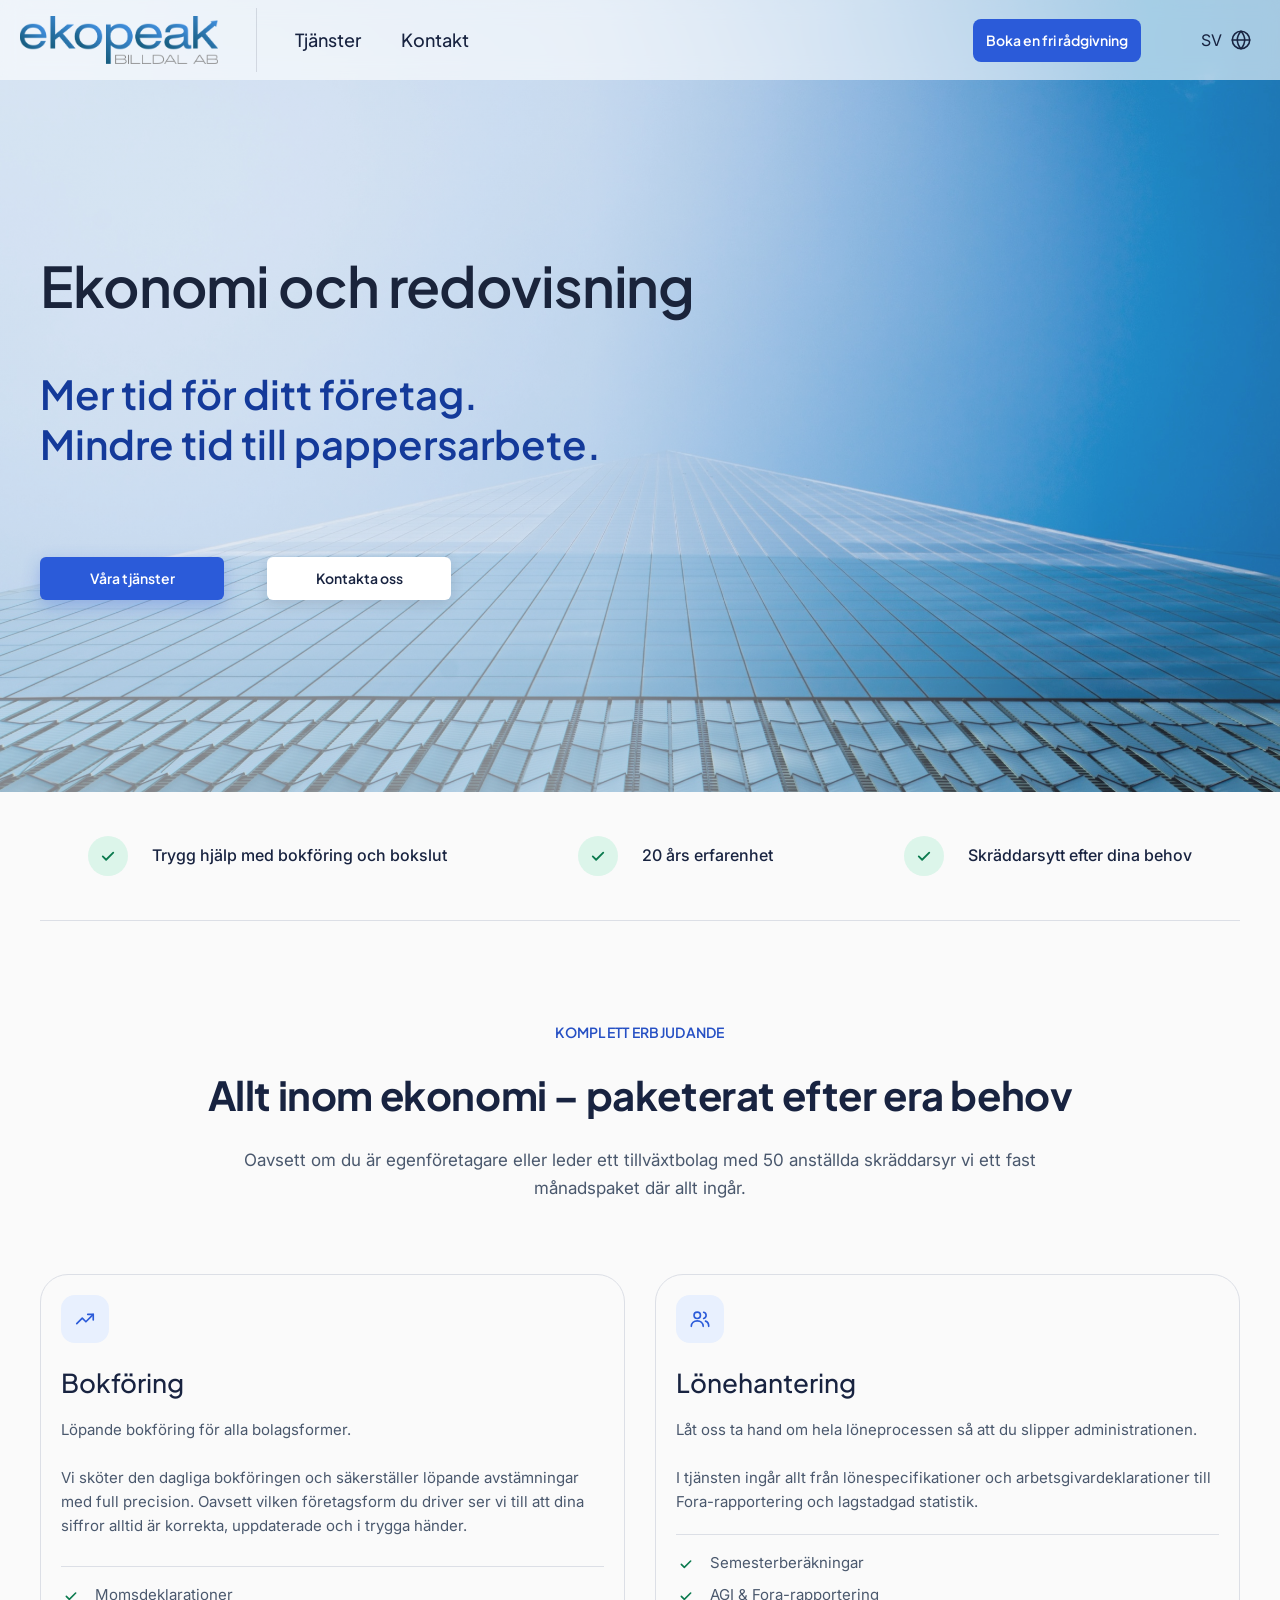
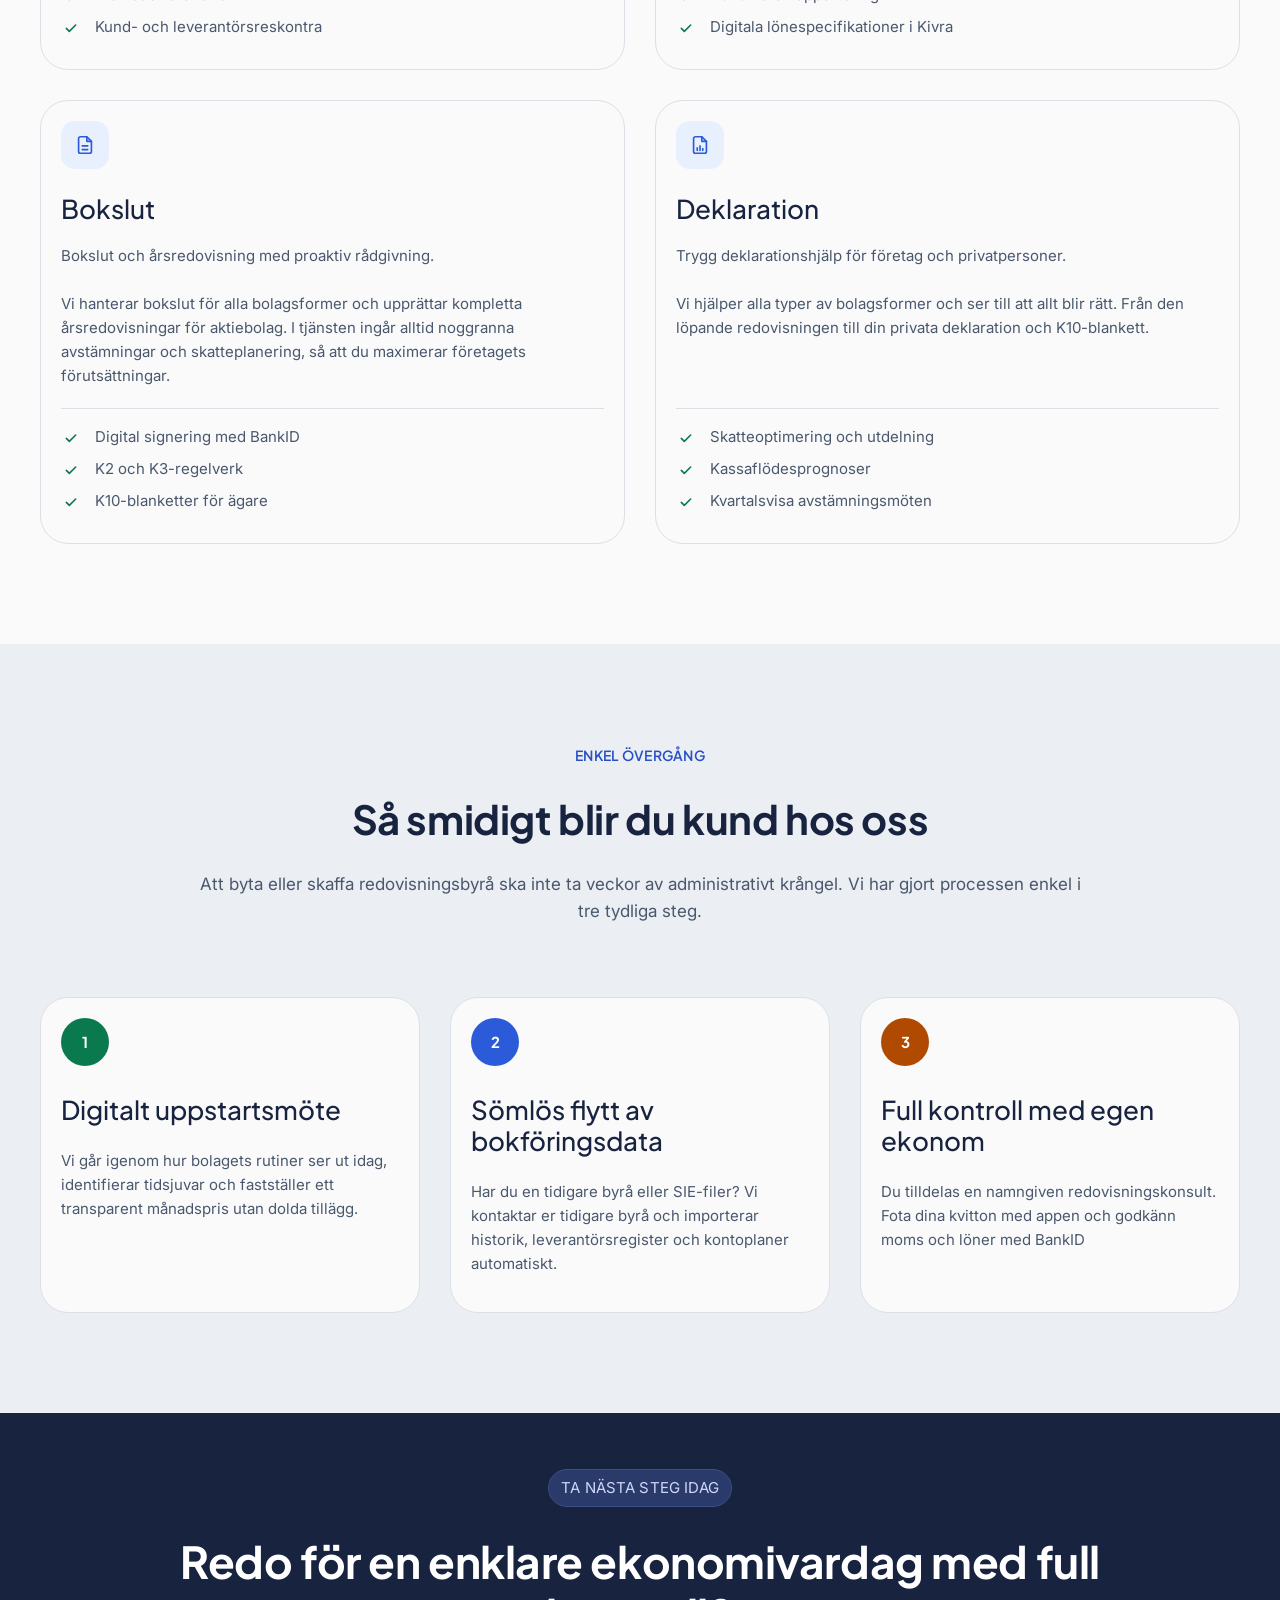
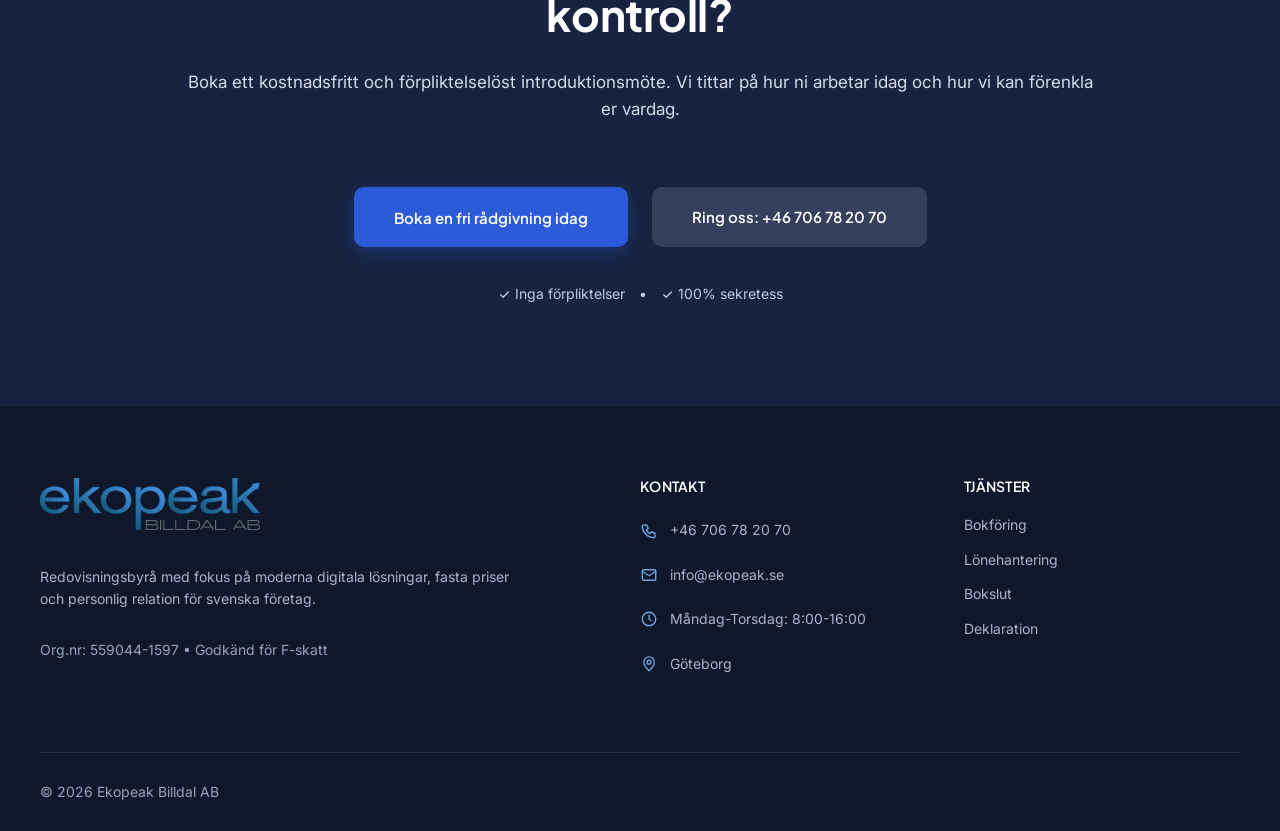
<file: index.html>
<!DOCTYPE html>
<html lang="sv">
<head>
  <meta charset="UTF-8">
  <meta name="viewport" content="width=device-width, initial-scale=1.0">
  <title>Ekopeak – Ekonomi och redovisning</title>
  <meta name="description" content="Redovisningsbyrå med fokus på moderna digitala lösningar, fasta priser och personlig relation för svenska företag.">
  <link rel="preconnect" href="https://fonts.googleapis.com">
  <link rel="preconnect" href="https://fonts.gstatic.com" crossorigin>
  <link href="https://fonts.googleapis.com/css2?family=Inter:wght@400;500;600&family=Plus+Jakarta+Sans:wght@500;600;700&display=swap" rel="stylesheet">
  <link rel="stylesheet" href="css/style.css">
</head>
<body>
  <a class="skip-link" href="#main" data-i18n="skip">Hoppa till innehållet</a>
  <div class="sr-only" id="live-region" role="status" aria-live="polite" aria-atomic="true"></div>

  <!-- Header -->
  <header class="site-header" id="top">
    <div class="site-header__bar">
      <a href="#top" class="site-header__logo" aria-label="Ekopeak Billdal AB">
        <img src="images/logotyp_faerg.png" alt="Ekopeak Billdal AB" width="1039" height="248">
      </a>
      <span class="site-header__divider" aria-hidden="true"></span>
      <nav class="site-header__nav" aria-label="Huvudmeny" data-i18n-aria-label="nav_label">
        <a href="#tjanster" data-i18n="nav_services">Tjänster</a>
        <a href="#kontakt" data-i18n="nav_contact">Kontakt</a>
      </nav>
      <div class="site-header__right">
        <button type="button" class="btn btn--primary btn--header" data-open-booking aria-haspopup="dialog" data-i18n="book_cta">Boka en fri rådgivning</button>
        <button type="button" class="lang" id="lang-toggle" aria-label="SV, byt språk till engelska" data-i18n-aria-label="lang_label">
          <span id="lang-label" aria-hidden="true">SV</span>
          <svg viewBox="0 0 24 24" aria-hidden="true"><circle cx="12" cy="12" r="9.5"/><path d="M2.5 12h19"/><path d="M12 2.5c2.6 2.8 4 6 4 9.5s-1.4 6.7-4 9.5c-2.6-2.8-4-6-4-9.5s1.4-6.7 4-9.5z"/></svg>
        </button>
        <button type="button" class="nav-toggle" id="nav-toggle" aria-label="Meny" aria-expanded="false" aria-controls="mobile-menu" data-i18n-aria-label="menu_label">
          <span></span><span></span><span></span>
        </button>
      </div>
    </div>
    <nav class="mobile-menu" id="mobile-menu" aria-label="Huvudmeny" data-i18n-aria-label="nav_label">
      <a href="#tjanster" data-i18n="nav_services">Tjänster</a>
      <a href="#kontakt" data-i18n="nav_contact">Kontakt</a>
      <button type="button" class="btn btn--primary btn--menu" data-open-booking aria-haspopup="dialog" data-i18n="book_cta">Boka en fri rådgivning</button>
    </nav>
  </header>

  <!-- Hero -->
  <section class="hero">
    <img class="hero__bg" src="images/hero.jpg" alt="">
    <div class="hero__overlay"></div>
    <div class="container hero__content">
      <div class="hero__text" tabindex="0">
        <h1 data-i18n="hero_h1">Ekonomi och redovisning</h1>
      <p class="hero__tagline" data-i18n="hero_tag">Mer tid för ditt företag.<br>Mindre tid till pappersarbete.</p>
      </div>
      <div class="hero__actions">
        <a href="#tjanster" class="btn btn--primary" data-i18n="hero_btn1">Våra tjänster</a>
        <a href="#kontakt" class="btn btn--white" data-i18n="hero_btn2">Kontakta oss</a>
      </div>
    </div>
  </section>

  <main id="main" tabindex="-1">
    <!-- Förtroendefält -->
    <section class="trust">
      <div class="container">
        <ul role="list" class="trust__list">
          <li tabindex="0"><span class="check-circle"><svg viewBox="0 0 24 24"><path d="M5 12.5l4.5 4.5L19 7.5"/></svg></span><span data-i18n="trust1">Trygg hjälp med bokföring och bokslut</span></li>
          <li tabindex="0"><span class="check-circle"><svg viewBox="0 0 24 24"><path d="M5 12.5l4.5 4.5L19 7.5"/></svg></span><span data-i18n="trust2">20 års erfarenhet</span></li>
          <li tabindex="0"><span class="check-circle"><svg viewBox="0 0 24 24"><path d="M5 12.5l4.5 4.5L19 7.5"/></svg></span><span data-i18n="trust3">Skräddarsytt efter dina behov</span></li>
        </ul>
      </div>
    </section>

    <!-- Tjänster -->
    <section class="section" id="tjanster">
      <div class="container">
        <div class="section__head">
          <p class="eyebrow" data-i18n="svc_eyebrow">Komplett erbjudande</p>
          <h2 tabindex="0" data-i18n="svc_h2">Allt inom ekonomi – paketerat efter era behov</h2>
          <p class="lead" tabindex="0" data-i18n="svc_lead">Oavsett om du är egenföretagare eller leder ett tillväxtbolag med 50 anställda skräddarsyr vi ett fast månadspaket där allt ingår.</p>
        </div>

        <div class="services">
          <article class="card service" tabindex="0" aria-labelledby="svc1-title">
            <div class="service__icon">
              <svg viewBox="0 0 24 24"><path d="M3 17l6-6 4 4 8-8"/><path d="M15 7h6v6"/></svg>
            </div>
            <h3 id="svc1-title" data-i18n="s1_h">Bokföring</h3>
            <p class="service__short" data-i18n="s1_short">Löpande bokföring för alla bolagsformer.</p>
            <p data-i18n="s1_p">Vi sköter den dagliga bokföringen och säkerställer löpande avstämningar med full precision. Oavsett vilken företagsform du driver ser vi till att dina siffror alltid är korrekta, uppdaterade och i trygga händer.</p>
            <ul role="list" class="checklist">
              <li data-i18n="s1_l1">Momsdeklarationer</li>
              <li data-i18n="s1_l2">Kund- och leverantörsreskontra</li>
            </ul>
          </article>

          <article class="card service" tabindex="0" aria-labelledby="svc2-title">
            <div class="service__icon">
              <svg viewBox="0 0 24 24"><circle cx="9" cy="8" r="3.5"/><path d="M2.5 20c0-3.6 2.9-6 6.5-6s6.5 2.4 6.5 6"/><path d="M16 4.6a3.5 3.5 0 010 6.8"/><path d="M18 14.3c2.2.7 3.5 2.6 3.5 5.7"/></svg>
            </div>
            <h3 id="svc2-title" data-i18n="s2_h">Lönehantering</h3>
            <p class="service__short" data-i18n="s2_short">Låt oss ta hand om hela löneprocessen så att du slipper administrationen.</p>
            <p data-i18n="s2_p">I tjänsten ingår allt från lönespecifikationer och arbetsgivardeklarationer till Fora-rapportering och lagstadgad statistik.</p>
            <ul role="list" class="checklist">
              <li data-i18n="s2_l1">Semesterberäkningar</li>
              <li data-i18n="s2_l2">AGI &amp; Fora-rapportering</li>
              <li data-i18n="s2_l3">Digitala lönespecifikationer i Kivra</li>
            </ul>
          </article>

          <article class="card service" tabindex="0" aria-labelledby="svc3-title">
            <div class="service__icon">
              <svg viewBox="0 0 24 24"><path d="M14 3H7a2 2 0 00-2 2v14a2 2 0 002 2h10a2 2 0 002-2V8z"/><path d="M14 3v5h5"/><path d="M9 13h6M9 17h6"/></svg>
            </div>
            <h3 id="svc3-title" data-i18n="s3_h">Bokslut</h3>
            <p class="service__short" data-i18n="s3_short">Bokslut och årsredovisning med proaktiv rådgivning.</p>
            <p data-i18n="s3_p">Vi hanterar bokslut för alla bolagsformer och upprättar kompletta årsredovisningar för aktiebolag. I tjänsten ingår alltid noggranna avstämningar och skatteplanering, så att du maximerar företagets förutsättningar.</p>
            <ul role="list" class="checklist">
              <li data-i18n="s3_l1">Digital signering med BankID</li>
              <li data-i18n="s3_l2">K2 och K3-regelverk</li>
              <li data-i18n="s3_l3">K10-blanketter för ägare</li>
            </ul>
          </article>

          <article class="card service" tabindex="0" aria-labelledby="svc4-title">
            <div class="service__icon">
              <svg viewBox="0 0 24 24"><path d="M14 3H7a2 2 0 00-2 2v14a2 2 0 002 2h10a2 2 0 002-2V8z"/><path d="M14 3v5h5"/><path d="M9 18v-3M12 18v-5M15 18v-2"/></svg>
            </div>
            <h3 id="svc4-title" data-i18n="s4_h">Deklaration</h3>
            <p class="service__short" data-i18n="s4_short">Trygg deklarationshjälp för företag och privatpersoner.</p>
            <p data-i18n="s4_p">Vi hjälper alla typer av bolagsformer och ser till att allt blir rätt. Från den löpande redovisningen till din privata deklaration och K10-blankett.</p>
            <ul role="list" class="checklist">
              <li data-i18n="s4_l1">Skatteoptimering och utdelning</li>
              <li data-i18n="s4_l2">Kassaflödesprognoser</li>
              <li data-i18n="s4_l3">Kvartalsvisa avstämningsmöten</li>
            </ul>
          </article>
        </div>
      </div>
    </section>

    <!-- Så blir du kund -->
    <section class="section section--tinted">
      <div class="container">
        <div class="section__head">
          <p class="eyebrow" data-i18n="st_eyebrow">Enkel övergång</p>
          <h2 tabindex="0" data-i18n="st_h2">Så smidigt blir du kund hos oss</h2>
          <p class="lead" tabindex="0" data-i18n="st_lead">Att byta eller skaffa redovisningsbyrå ska inte ta veckor av administrativt krångel. Vi har gjort processen enkel i tre tydliga steg.</p>
        </div>

        <div class="steps">
          <article class="card step" tabindex="0" aria-labelledby="step1-title">
            <span class="step__num step__num--green">1</span>
            <h3 id="step1-title" data-i18n="st1_h">Digitalt uppstartsmöte</h3>
            <p data-i18n="st1_p">Vi går igenom hur bolagets rutiner ser ut idag, identifierar tidsjuvar och fastställer ett transparent månadspris utan dolda tillägg.</p>
          </article>
          <article class="card step" tabindex="0" aria-labelledby="step2-title">
            <span class="step__num step__num--blue">2</span>
            <h3 id="step2-title" data-i18n="st2_h">Sömlös flytt av bokföringsdata</h3>
            <p data-i18n="st2_p">Har du en tidigare byrå eller SIE-filer? Vi kontaktar er tidigare byrå och importerar historik, leverantörsregister och kontoplaner automatiskt.</p>
          </article>
          <article class="card step" tabindex="0" aria-labelledby="step3-title">
            <span class="step__num step__num--orange">3</span>
            <h3 id="step3-title" data-i18n="st3_h">Full kontroll med egen ekonom</h3>
            <p data-i18n="st3_p">Du tilldelas en namngiven redovisningskonsult. Fota dina kvitton med appen och godkänn moms och löner med BankID</p>
          </article>
        </div>
      </div>
    </section>

    <!-- CTA -->
    <section class="cta" id="kontakt">
      <div class="container cta__inner">
        <span class="pill" data-i18n="cta_pill">Ta nästa steg idag</span>
        <h2 tabindex="0" data-i18n="cta_h2">Redo för en enklare ekonomivardag med full kontroll?</h2>
        <p tabindex="0" data-i18n="cta_p">Boka ett kostnadsfritt och förpliktelselöst introduktionsmöte. Vi tittar på hur ni arbetar idag och hur vi kan förenkla er vardag.</p>
        <div class="cta__actions">
          <button type="button" class="btn btn--primary btn--lg" data-open-booking aria-haspopup="dialog" data-i18n="cta_btn1">Boka en fri rådgivning idag</button>
          <a href="tel:+46706782070" class="btn btn--slate btn--lg" data-i18n="cta_btn2">Ring oss: +46 706 78 20 70</a>
        </div>
        <ul role="list" class="cta__assurances" tabindex="0">
          <li><svg viewBox="0 0 24 24"><path d="M5 12.5l4.5 4.5L19 7.5"/></svg><span data-i18n="cta_a1">Inga förpliktelser</span></li>
          <li class="dot" aria-hidden="true">•</li>
          <li><svg viewBox="0 0 24 24"><path d="M5 12.5l4.5 4.5L19 7.5"/></svg><span data-i18n="cta_a2">100% sekretess</span></li>
        </ul>
      </div>
    </section>
  </main>

  <!-- Footer -->
  <footer class="footer">
    <div class="container footer__grid">
      <div class="footer__brand">
        <a href="#" class="logo" tabindex="-1" aria-label="Ekopeak Billdal AB">
          <img src="images/logotyp_faerg.png" alt="Ekopeak Billdal AB" width="1039" height="248">
        </a>
        <div class="footer__text" tabindex="0">
        <p data-i18n="f_desc">Redovisningsbyrå med fokus på moderna digitala lösningar, fasta priser och personlig relation för svenska företag.</p>
        <p class="footer__meta" data-i18n="f_meta">Org.nr: 559044-1597 • Godkänd för F-skatt</p>
        </div>
      </div>
      <div class="footer__col">
        <h2 class="footer__title" tabindex="0" data-i18n="nav_contact">Kontakt</h2>
        <ul role="list" class="contact-list">
          <li>
            <svg viewBox="0 0 24 24" aria-hidden="true"><path d="M5 4h4l2 5-2.5 1.5a11 11 0 005 5L15 13l5 2v4a2 2 0 01-2 2A16 16 0 013 6a2 2 0 012-2z"/></svg>
            <a href="tel:+46706782070">+46 706 78 20 70</a>
          </li>
          <li>
            <svg viewBox="0 0 24 24" aria-hidden="true"><rect x="3" y="5" width="18" height="14" rx="2"/><path d="M3 7l9 6 9-6"/></svg>
            <a href="mailto:info@ekopeak.se">info@ekopeak.se</a>
          </li>
          <li tabindex="0">
            <svg viewBox="0 0 24 24" aria-hidden="true"><circle cx="12" cy="12" r="9"/><path d="M12 7v5l3 2"/></svg>
            <span data-i18n="f_hours">Måndag-Torsdag: 8:00-16:00</span>
          </li>
          <li tabindex="0">
            <svg viewBox="0 0 24 24" aria-hidden="true"><path d="M12 21s-7-6.2-7-11.5a7 7 0 0114 0C19 14.8 12 21 12 21z"/><circle cx="12" cy="9.5" r="2.5"/></svg>
            <span data-i18n="f_city">Göteborg</span>
          </li>
        </ul>
      </div>
      <div class="footer__col">
        <h2 class="footer__title" tabindex="0" data-i18n="nav_services">Tjänster</h2>
        <ul role="list">
          <li><a href="#tjanster" data-i18n="s1_h">Bokföring</a></li>
          <li><a href="#tjanster" data-i18n="s2_h">Lönehantering</a></li>
          <li><a href="#tjanster" data-i18n="s3_h">Bokslut</a></li>
          <li><a href="#tjanster" data-i18n="s4_h">Deklaration</a></li>
        </ul>
      </div>
    </div>
    <div class="container footer__bottom">
      <p>© 2026 Ekopeak Billdal AB</p>
    </div>
  </footer>

  <!-- Bokningsformulär -->
  <dialog class="modal" id="booking-modal" aria-labelledby="booking-title" aria-describedby="booking-lead">
    <button type="button" class="modal__close" data-close-booking aria-label="Stäng" data-i18n-aria-label="m_close">
      <svg viewBox="0 0 24 24" aria-hidden="true"><path d="M6 6l12 12M18 6L6 18"/></svg>
    </button>
    <p class="eyebrow eyebrow--modal" data-i18n="m_eyebrow">Kostnadsfritt möte</p>
    <h2 id="booking-title" data-i18n="book_cta">Boka en fri rådgivning</h2>
    <p class="modal__lead" id="booking-lead" data-i18n="m_lead">Fyll i dina uppgifter så kontaktar vi dig så fort vi kan för att boka en tid som passar.</p>

    <form class="form" id="booking-form" novalidate aria-describedby="form-required-note">
      <p class="form__required" id="form-required-note" data-i18n="m_required">Fält markerade med * är obligatoriska.</p>
      <div class="form__summary" id="form-summary" role="alert" tabindex="-1" hidden></div>
      <input type="checkbox" name="botcheck" class="visually-hidden" tabindex="-1" autocomplete="off" aria-hidden="true">
      <div class="field">
        <label for="f-name" data-i18n="m_name">Ditt namn *</label>
        <input id="f-name" name="name" type="text" placeholder="t.ex. Anna Andersson" data-i18n-placeholder="m_ph_name" autocomplete="name" aria-required="true" aria-describedby="f-name-err" required>
        <p class="field__error" id="f-name-err" data-error-key="m_err_name" hidden></p>
      </div>
      <div class="field-row">
        <div class="field">
          <label for="f-company" data-i18n="m_company">Företagsnamn *</label>
          <input id="f-company" name="company" type="text" placeholder="Företaget AB" data-i18n-placeholder="m_ph_company" autocomplete="organization" aria-required="true" aria-describedby="f-company-err" required>
        <p class="field__error" id="f-company-err" data-error-key="m_err_company" hidden></p>
        </div>
        <div class="field">
          <label for="f-phone" data-i18n="m_phone">Telefonnummer *</label>
          <input id="f-phone" name="phone" type="tel" placeholder="070-123 45 67" autocomplete="tel" aria-required="true" aria-describedby="f-phone-err" required>
        <p class="field__error" id="f-phone-err" data-error-key="m_err_phone" hidden></p>
        </div>
      </div>
      <div class="field">
        <label for="f-email" data-i18n="m_email">E-postadress *</label>
        <input id="f-email" name="email" type="email" placeholder="anna@foretaget.se" data-i18n-placeholder="m_ph_email" autocomplete="email" aria-required="true" aria-describedby="f-email-err" required>
        <p class="field__error" id="f-email-err" data-error-key="m_err_email" hidden></p>
      </div>
      <div class="field">
        <label for="f-message" data-i18n="m_message">Ditt meddelande *</label>
        <textarea id="f-message" name="message" rows="4" placeholder="Berätta kort varför du kontaktar oss och vad du vill ha hjälp med" data-i18n-placeholder="m_ph_message" aria-required="true" aria-describedby="f-message-err" required></textarea>
        <p class="field__error" id="f-message-err" data-error-key="m_err_message" hidden></p>
      </div>
      <button type="submit" class="btn btn--primary btn--submit" data-i18n="m_submit">Skicka bokningsförfrågan</button>
      <p class="form__status" id="form-status" role="alert" tabindex="-1" hidden></p>
      <p class="form__note" data-i18n="m_note">Vi behandlar dina uppgifter enligt GDPR. Inga dolda förpliktelser.</p>
    </form>

    <div class="success" id="booking-success" role="status" hidden>
      <div class="success__icon"><svg viewBox="0 0 24 24" aria-hidden="true"><path d="M5 12.5l4.5 4.5L19 7.5"/></svg></div>
      <h3 id="success-title" tabindex="-1" data-i18n="m_ok_h">Tack för din förfrågan!</h3>
      <p data-i18n="m_ok_p">Vi har tagit emot ditt meddelande och kontaktar dig så fort vi kan.</p>
      <button type="button" class="btn btn--primary" data-close-booking data-i18n="m_close">Stäng</button>
    </div>
  </dialog>

  <script src="js/main.js"></script>
</body>
</html>
</file>
<file: css/style.css>
:root {
  --navy: #182340;
  --navy-deep: #0f172b;
  --text: #1a2238;
  --muted: #4a586d;       /* 6,2:1 på den grå sektionen */
  --blue: #2b5bd9;        /* knappar: vit text 5,8:1 */
  --blue-ink: #2650c4;    /* blå text på ljus bakgrund: 6,0–6,7:1 */
  --blue-soft: #e8f0fe;
  --green: #0a7a4e;
  --orange: #b04a00;
  --bg: #fafafa;
  --bg-tint: #ebeef3;
  --border: #dcdfe6;
  --radius: 28px;
  --font-head: "Plus Jakarta Sans", system-ui, sans-serif;
  --font-body: "Inter", system-ui, sans-serif;
}

*, *::before, *::after { box-sizing: border-box; }

html { scroll-behavior: smooth; scroll-padding-top: 72px; }

body {
  margin: 0;
  font-family: var(--font-body);
  font-size: 1rem;
  line-height: 1.6;
  color: var(--text);
  background: var(--bg);
  -webkit-font-smoothing: antialiased;
}

h1, h2, h3, h4 { font-family: var(--font-head); margin: 0; line-height: 1.2; }
p { margin: 0; }
ul { list-style: none; margin: 0; padding: 0; }
a { color: inherit; text-decoration: none; }

.container { width: min(1200px, 100% - 48px); margin-inline: auto; }

/* Tillgänglighet */
.sr-only { position: absolute; width: 1px; height: 1px; margin: -1px; padding: 0; overflow: hidden; clip: rect(0 0 0 0); white-space: nowrap; border: 0; }
.skip-link {
  position: fixed; top: 8px; left: 8px; z-index: 100; padding: 12px 20px; border-radius: 8px;
  background: var(--navy); color: #fff; font-weight: 600; transform: translateY(-200%);
}
.skip-link:focus { transform: none; outline: 3px solid #fff; outline-offset: 2px; box-shadow: 0 0 0 6px var(--navy); }
:focus-visible { outline: 3px solid #1a3fb0; outline-offset: 3px; border-radius: 6px; }
.cta :focus-visible, .footer :focus-visible { outline-color: #fff; }
main:focus { outline: none; }
.btn--primary:focus-visible, .btn--white:focus-visible { outline-offset: 3px; }
.modal :focus-visible { outline: 3px solid #1a3fb0; }
.field input:focus-visible, .field textarea:focus-visible { border-color: #1a3fb0; outline-offset: 1px; }
.field input[aria-invalid="true"], .field textarea[aria-invalid="true"] { border-color: #b42318; border-width: 2px; }
.field__error { font-size: .875rem; font-weight: 500; color: #b42318; }
.field__error[hidden], .form__summary[hidden] { display: none; }
.form__summary { padding: 12px 14px; border-radius: 8px; background: #fdecec; color: #b42318; font-size: .9375rem; font-weight: 500; border: 1px solid #f3b8b3; }
.form__required { font-size: .875rem; color: var(--muted); }
.footer__title { font-family: var(--font-head); font-size: .875rem; font-weight: 600; text-transform: uppercase; letter-spacing: .02em; color: #fff; margin-bottom: 20px; }

/* Kort som går att tabba till */
.service:focus-visible, .step:focus-visible { outline: 3px solid #1a3fb0; outline-offset: 4px; }
.step { transition: transform .3s ease, box-shadow .3s ease, border-color .3s ease, background-color .3s ease; }
.step:focus-visible { transform: translateY(-6px); border-color: var(--blue); background: #fff; box-shadow: 0 22px 44px -12px rgba(43, 91, 217, .28); }

/* Buttons */
.btn {
  display: inline-flex; align-items: center; justify-content: center;
  padding: 12px 30px; border-radius: 6px;
  font-family: var(--font-head); font-weight: 600; font-size: 0.875rem;
  transition: transform .2s, box-shadow .2s, background-color .2s;
}
.btn:hover { transform: translateY(-2px); }
.btn--primary { background: var(--blue); color: #fff; box-shadow: 0 6px 18px rgba(43,91,217,.3); }
.btn--primary:hover { background: #2250c4; }
.btn--white { background: #fff; color: var(--navy); box-shadow: 0 4px 14px rgba(15,23,43,.12); }
.btn--slate { background: #34405c; color: #fff; }
.btn--slate:hover { background: #3d4a69; }
.btn--lg { padding: 18px 40px; font-size: 0.9375rem; border-radius: 10px; }
button.btn { border: 0; cursor: pointer; }

/* Header */
:root { --header-h: 80px; }
.site-header {
  position: fixed; top: 0; left: 0; right: 0; z-index: 50;
  background: rgba(255, 255, 255, .6);
  -webkit-backdrop-filter: blur(10px); backdrop-filter: blur(10px);
  transition: background-color .25s;
}
.site-header.is-open { background: rgba(255, 255, 255, .95); }
.site-header__bar { height: var(--header-h); padding: 0 20px; display: flex; align-items: center; }
.site-header__logo { display: block; flex: none; }
.site-header__logo img { display: block; width: 198px; height: auto; }
.site-header__divider { width: 1px; height: 64px; background: rgba(15, 23, 43, .12); margin: 0 38px; flex: none; }
.site-header__nav { display: flex; gap: 40px; }
.site-header__nav a { font-family: var(--font-head); font-weight: 500; font-size: 1.125rem; color: var(--navy); transition: color .2s; }
.site-header__nav a:hover { color: var(--blue-ink); }
.site-header__right { margin-left: auto; display: flex; align-items: center; gap: 52px; }
.btn--header { height: 43px; padding: 0 13px; border-radius: 8px; box-shadow: none; white-space: nowrap; }
.lang {
  display: inline-flex; align-items: center; gap: 8px; min-height: 44px; padding: 8px 8px; border: 0; background: none; cursor: pointer;
  font-family: var(--font-body); font-size: 1rem; color: var(--navy); border-radius: 8px; transition: background-color .2s;
}
.lang:hover { background: rgba(255, 255, 255, .7); }
.lang svg { width: 22px; height: 22px; fill: none; stroke: currentColor; stroke-width: 1.7; stroke-linecap: round; }

/* Hamburger + mobilmeny (visas bara på smala skärmar) */
.nav-toggle { display: none; width: 44px; height: 44px; padding: 0; border: 0; background: none; cursor: pointer; border-radius: 8px; position: relative; }
.nav-toggle span { position: absolute; left: 11px; right: 11px; height: 2px; border-radius: 2px; background: var(--navy); transition: transform .25s, opacity .2s, top .25s; }
.nav-toggle span:nth-child(1) { top: 15px; }
.nav-toggle span:nth-child(2) { top: 21px; }
.nav-toggle span:nth-child(3) { top: 27px; }
.site-header.is-open .nav-toggle span:nth-child(1) { top: 21px; transform: rotate(45deg); }
.site-header.is-open .nav-toggle span:nth-child(2) { opacity: 0; }
.site-header.is-open .nav-toggle span:nth-child(3) { top: 21px; transform: rotate(-45deg); }
.mobile-menu { display: none; }

/* Hero */
.hero {
  position: relative; overflow: hidden; isolation: isolate;
  min-height: 88vh; min-height: 88svh; display: flex; align-items: center;
  background: #eef1f6;
}
.hero__bg {
  position: absolute; inset: 0; z-index: -2;
  width: 100%; height: 100%;
  object-fit: cover; object-position: 50% 70%;
}
.hero__overlay {
  position: absolute; inset: 0; z-index: -1;
  /* Som i Figma: ljus tvätt (45 %) till vänster som tonar ut mot höger, plus 20 % #94A9D2. Uppmätt: rubrik ≥ 8:1, undertext #143a9a ≥ 6:1 */
  background:
    linear-gradient(90deg, rgba(255,255,255,.45) 0%, rgba(255,255,255,.45) 46%, rgba(255,255,255,0) 86%),
    rgba(148, 169, 210, .2);
}
@media (max-width: 960px) {
  .hero__overlay { background: linear-gradient(rgba(255,255,255,.45), rgba(255,255,255,.45)), rgba(148, 169, 210, .2); }
}
.hero__content { padding-block: calc(var(--header-h) + 60px) 80px; }
.hero h1 { font-size: clamp(2.25rem, 5vw, 3.5rem); font-weight: 600; color: #1A243B; letter-spacing: -.02em; }
.hero__tagline {
  margin-top: 50px; font-family: var(--font-head); font-weight: 600;
  font-size: clamp(1.5rem, 3.2vw, 2.5rem); line-height: 1.25; color: #143a9a;
}
.hero__actions { display: flex; flex-wrap: wrap; gap: 43px; margin-top: 88px; }
.hero__actions .btn { min-width: 184px; height: 43px; padding-block: 0; }

/* Trust bar */
.trust { padding: 40px 0 0; }
.trust__list {
  display: flex; justify-content: space-between; flex-wrap: wrap; gap: 20px;
  padding: 0 40px 40px; border-bottom: 1px solid var(--border);
}
.trust__list li { padding: 4px 8px; display: flex; align-items: center; gap: 24px; font-weight: 500; color: var(--navy); }
.check-circle {
  display: grid; place-items: center; width: 40px; height: 40px; border-radius: 50%;
  background: #dcf5ea; flex: none;
}
.check-circle svg { width: 18px; height: 18px; fill: none; stroke: var(--green); stroke-width: 2.4; stroke-linecap: round; stroke-linejoin: round; }

/* Sections */
.section { padding: 100px 0; }
.section--tinted { background: var(--bg-tint); }
.section__head { text-align: center; max-width: 900px; margin: 0 auto 72px; }
.eyebrow {
  font-family: var(--font-head); font-weight: 600; font-size: 0.875rem;
  text-transform: uppercase; letter-spacing: .02em; color: var(--blue-ink); margin-bottom: 28px;
}
.section__head h2 { font-size: clamp(1.75rem, 3.4vw, 2.5rem); font-weight: 700; color: var(--navy); letter-spacing: -.01em; }
.lead { margin-top: 28px; font-size: 1.0625rem; color: var(--muted); }

.card {
  background: var(--bg); border: 1px solid var(--border); border-radius: var(--radius);
}

/* Tjänstekort */
.services { display: grid; grid-template-columns: repeat(2, 1fr); gap: 30px; max-width: 1300px; margin: 0 auto; }
.service {
  display: flex; flex-direction: column; padding: 20px 20px 30px;
  transition: transform .3s ease, box-shadow .3s ease, border-color .3s ease, background-color .3s ease;
}
.service:hover,
.service:focus-visible,
.service.is-active {
  transform: translateY(-8px);
  border-color: var(--blue);
  background: #fff;
  box-shadow: 0 22px 44px -12px rgba(74,124,247,.28);
}
.service__icon {
  display: grid; place-items: center; width: 48px; height: 48px; border-radius: 14px;
  background: var(--blue-soft); margin-bottom: 24px;
  transition: background-color .3s ease, transform .3s ease;
}
.service__icon svg { width: 22px; height: 22px; fill: none; stroke: var(--blue); stroke-width: 1.8; stroke-linecap: round; stroke-linejoin: round; transition: stroke .3s ease; }
.service:hover .service__icon,
.service:focus-visible .service__icon,
.service.is-active .service__icon { background: var(--blue); transform: scale(1.08) rotate(-4deg); }
.service:hover .service__icon svg,
.service:focus-visible .service__icon svg,
.service.is-active .service__icon svg { stroke: #fff; }
.service h3 { font-size: 1.625rem; font-weight: 500; color: var(--navy); margin-bottom: 20px; }
.service p { font-size: 0.9375rem; color: var(--muted); }
.service__short { margin-bottom: 24px; }
.checklist {
  margin-top: auto; padding-top: 16px; border-top: 1px solid var(--border);
  display: grid; gap: 8px;
}
.service > p:not(.service__short) { margin-bottom: 20px; }
.checklist li {
  position: relative; padding-left: 34px; font-size: 0.9375rem; color: var(--muted);
}
.checklist li::before {
  content: ""; position: absolute; left: 2px; top: 5px; width: 16px; height: 16px;
  background: var(--green);
  -webkit-mask: url("data:image/svg+xml,%3Csvg xmlns='http://www.w3.org/2000/svg' viewBox='0 0 24 24' fill='none' stroke='black' stroke-width='2.4' stroke-linecap='round' stroke-linejoin='round'%3E%3Cpath d='M5 12.5l4.5 4.5L19 7.5'/%3E%3C/svg%3E") center / contain no-repeat;
          mask: url("data:image/svg+xml,%3Csvg xmlns='http://www.w3.org/2000/svg' viewBox='0 0 24 24' fill='none' stroke='black' stroke-width='2.4' stroke-linecap='round' stroke-linejoin='round'%3E%3Cpath d='M5 12.5l4.5 4.5L19 7.5'/%3E%3C/svg%3E") center / contain no-repeat;
}

/* Steg */
.steps { display: grid; grid-template-columns: repeat(3, 1fr); gap: 30px; max-width: 1300px; margin: 0 auto; }
.step { padding: 20px 20px 36px; border-radius: 28px; }
.step__num {
  display: grid; place-items: center; width: 48px; height: 48px; border-radius: 50%;
  color: #fff; font-family: var(--font-head); font-weight: 700; font-size: 0.9375rem; margin-bottom: 28px;
}
.step__num--green { background: var(--green); }
.step__num--blue { background: var(--blue); }
.step__num--orange { background: var(--orange); }
.step h3 { font-size: 1.625rem; font-weight: 500; color: var(--navy); margin-bottom: 24px; }
.step p { font-size: 0.9375rem; color: var(--muted); }

/* CTA */
.cta { background: var(--navy); color: #fff; padding: 56px 0 100px; text-align: center; }
.cta__inner { max-width: 920px; }
.pill {
  display: inline-block; padding: 6px 12px; border-radius: 999px; border: 1px solid #3a4f86;
  background: #2a3a6b; color: #cfd9f6; font-size: 0.9375rem; text-transform: uppercase; letter-spacing: .01em;
}
.cta h2 { margin-top: 28px; font-size: clamp(1.875rem, 4vw, 2.75rem); font-weight: 700; letter-spacing: -.01em; }
.cta p { margin-top: 28px; color: #d3daea; font-size: 1.0625rem; }
.cta__actions { display: flex; flex-wrap: wrap; justify-content: center; gap: 24px; margin-top: 64px; }
.cta__assurances { display: flex; justify-content: center; align-items: center; gap: 14px; margin-top: 36px; font-size: 0.875rem; color: #c3cce0; }
.cta__assurances li { display: flex; align-items: center; gap: 4px; }
.cta__assurances svg { width: 13px; height: 13px; fill: none; stroke: currentColor; stroke-width: 2.4; stroke-linecap: round; stroke-linejoin: round; }

/* Footer */
.footer { background: var(--navy-deep); color: #aab4cc; padding-top: 72px; }
.footer__grid { display: grid; grid-template-columns: 2fr 1fr 1fr; gap: 48px; }
.logo { display: inline-block; margin-bottom: 28px; }
.logo img { display: block; width: 220px; height: auto; }
.footer__brand p { max-width: 480px; font-size: 0.875rem; }
.footer__meta { margin-top: 28px; color: #98a3bd; }
.footer__col h4 { font-size: 0.875rem; font-weight: 600; text-transform: uppercase; letter-spacing: .02em; color: #fff; margin-bottom: 20px; }
.footer__col ul { display: grid; gap: 12px; font-size: 0.875rem; }
.contact-list li { display: flex; align-items: center; gap: 12px; }
.contact-list li[tabindex] { padding-inline: 4px; margin-inline: -4px; }
.contact-list li > a, .contact-list li > span { padding: 5px 0; }
.contact-list svg { width: 18px; height: 18px; flex: none; fill: none; stroke: #6aa8e0; stroke-width: 1.8; stroke-linecap: round; stroke-linejoin: round; }
.footer__col a { transition: color .2s; }
.footer__col a:hover { color: #fff; }
.footer__bottom { margin-top: 72px; padding: 28px 0; border-top: 1px solid #1f2a45; font-size: 0.875rem; color: #98a3bd; }

/* Bokningsmodal */
.modal {
  width: min(512px, 100% - 32px); max-height: calc(100vh - 32px); overflow-y: auto;
  margin: auto; padding: 44px 33px 32px; border: 0; border-radius: 24px;
  background: #fff; color: var(--text);
  box-shadow: 0 30px 80px rgba(8, 12, 28, .45);
}
.modal[open] { animation: modal-in .25s ease; }
.modal::backdrop { background: rgba(15, 23, 43, .6); backdrop-filter: blur(6px); -webkit-backdrop-filter: blur(6px); }
@keyframes modal-in { from { opacity: 0; transform: translateY(16px) scale(.98); } }
.modal__close {
  position: absolute; top: 22px; right: 22px; width: 36px; height: 36px; padding: 0;
  display: grid; place-items: center; border: 0; border-radius: 50%; background: none; cursor: pointer;
  color: #475569; transition: background-color .2s;
}
.modal__close:hover { background: #eef1f6; }
.modal__close svg { width: 20px; height: 20px; fill: none; stroke: currentColor; stroke-width: 2; stroke-linecap: round; }
.eyebrow--modal { margin-bottom: 8px; letter-spacing: .14em; font-size: 0.8125rem; }
.modal h2 { font-size: 1.75rem; font-weight: 700; color: var(--navy); letter-spacing: -.01em; }
.modal__lead { margin-top: 8px; font-size: 0.9375rem; color: var(--muted); }
.form { margin-top: 28px; display: grid; gap: 18px; }
.field { display: grid; gap: 8px; }
.field-row { display: grid; grid-template-columns: 1fr 1fr; gap: 16px; }
.field label { font-size: 0.875rem; font-weight: 600; color: var(--navy); }
.field input, .field textarea {
  width: 100%; padding: 0 14px; height: 42px; border: 1px solid var(--border); border-radius: 8px;
  font: inherit; font-size: 0.9375rem; color: var(--text); background: #fff;
  transition: border-color .2s, box-shadow .2s;
}
.field textarea { height: auto; min-height: 110px; padding: 11px 14px; resize: vertical; line-height: 1.5; }
.field input::placeholder, .field textarea::placeholder { color: #6b7689; }


.btn--submit { width: 100%; height: 48px; padding: 0; border: 0; border-radius: 12px; font-size: 1rem; cursor: pointer; margin-top: 6px; }
.form__note { text-align: center; font-size: 0.8125rem; color: var(--muted); }

.visually-hidden { position: absolute; width: 1px; height: 1px; overflow: hidden; clip: rect(0 0 0 0); white-space: nowrap; }
.btn--submit:disabled { opacity: .7; cursor: progress; }
.form__status { padding: 10px 14px; border-radius: 8px; background: #fdecec; color: #b42318; font-size: 0.875rem; }
.success { text-align: center; padding: 24px 0 8px; }
.success[hidden], .form[hidden], .form__status[hidden] { display: none; }
.success__icon { display: grid; place-items: center; width: 64px; height: 64px; margin: 0 auto 20px; border-radius: 50%; background: #dcf5ea; }
.success__icon svg { width: 30px; height: 30px; fill: none; stroke: var(--green); stroke-width: 2.4; stroke-linecap: round; stroke-linejoin: round; }
.success h3 { font-size: 1.5rem; font-weight: 700; color: var(--navy); }
.success p { margin: 10px 0 28px; color: var(--muted); }

/* Responsivt */
@media (max-width: 960px) {
  :root { --header-h: 64px; }
  .site-header__bar { padding: 0 16px; }
  .site-header__logo img { width: 132px; }
  .site-header__nav, .site-header__divider, .btn--header { display: none; }
  .site-header__right { gap: 4px; }
  .nav-toggle { display: block; }
  .mobile-menu {
    display: grid; gap: 4px; padding: 4px 16px 20px;
    max-height: 0; overflow: hidden; visibility: hidden; padding-block: 0;
    transition: max-height .3s ease, padding .3s ease, visibility 0s .3s;
  }
  .site-header.is-open .mobile-menu { max-height: 320px; padding: 4px 16px 20px; visibility: visible; transition: max-height .3s ease, padding .3s ease; }
  .mobile-menu a { display: block; min-height: 44px; padding: 14px 4px; font-family: var(--font-head); font-weight: 500; font-size: 1.125rem; color: var(--navy); border-bottom: 1px solid rgba(15, 23, 43, .08); }
  .btn--menu { width: 100%; height: 48px; margin-top: 12px; border-radius: 10px; font-size: 0.9375rem; }
  .services, .steps { grid-template-columns: 1fr; }
  .footer__grid { grid-template-columns: 1fr 1fr; }
  .footer__brand { grid-column: 1 / -1; }
  .trust__list { padding-inline: 0; }
  .section { padding: 72px 0; }
}
@media (max-width: 560px) {
  .hero { min-height: 88vh; min-height: 88svh; }
  .hero__actions { margin-top: 36px; gap: 16px; }
  .footer__grid { grid-template-columns: 1fr; }
  .cta__actions { gap: 16px; margin-top: 40px; }
  .btn--lg { padding: 16px 28px; width: 100%; }
  .field-row { grid-template-columns: 1fr; }
  .modal { padding: 40px 20px 24px; }
  /* Skicka-knappen följer med längst ner så att den alltid syns */
  .btn--submit { position: sticky; bottom: 0; z-index: 1; box-shadow: 0 8px 22px rgba(43, 91, 217, .45); }
}

@media (prefers-reduced-motion: reduce) {
  html { scroll-behavior: auto; }
  *, *::before, *::after { animation: none !important; transition: none !important; }
  .service:hover, .service:focus-visible, .service.is-active, .step:focus-visible { transform: none; }
  .service:hover .service__icon, .service:focus-visible .service__icon, .service.is-active .service__icon { transform: none; }
  .btn:hover { transform: none; }
}
</file>
